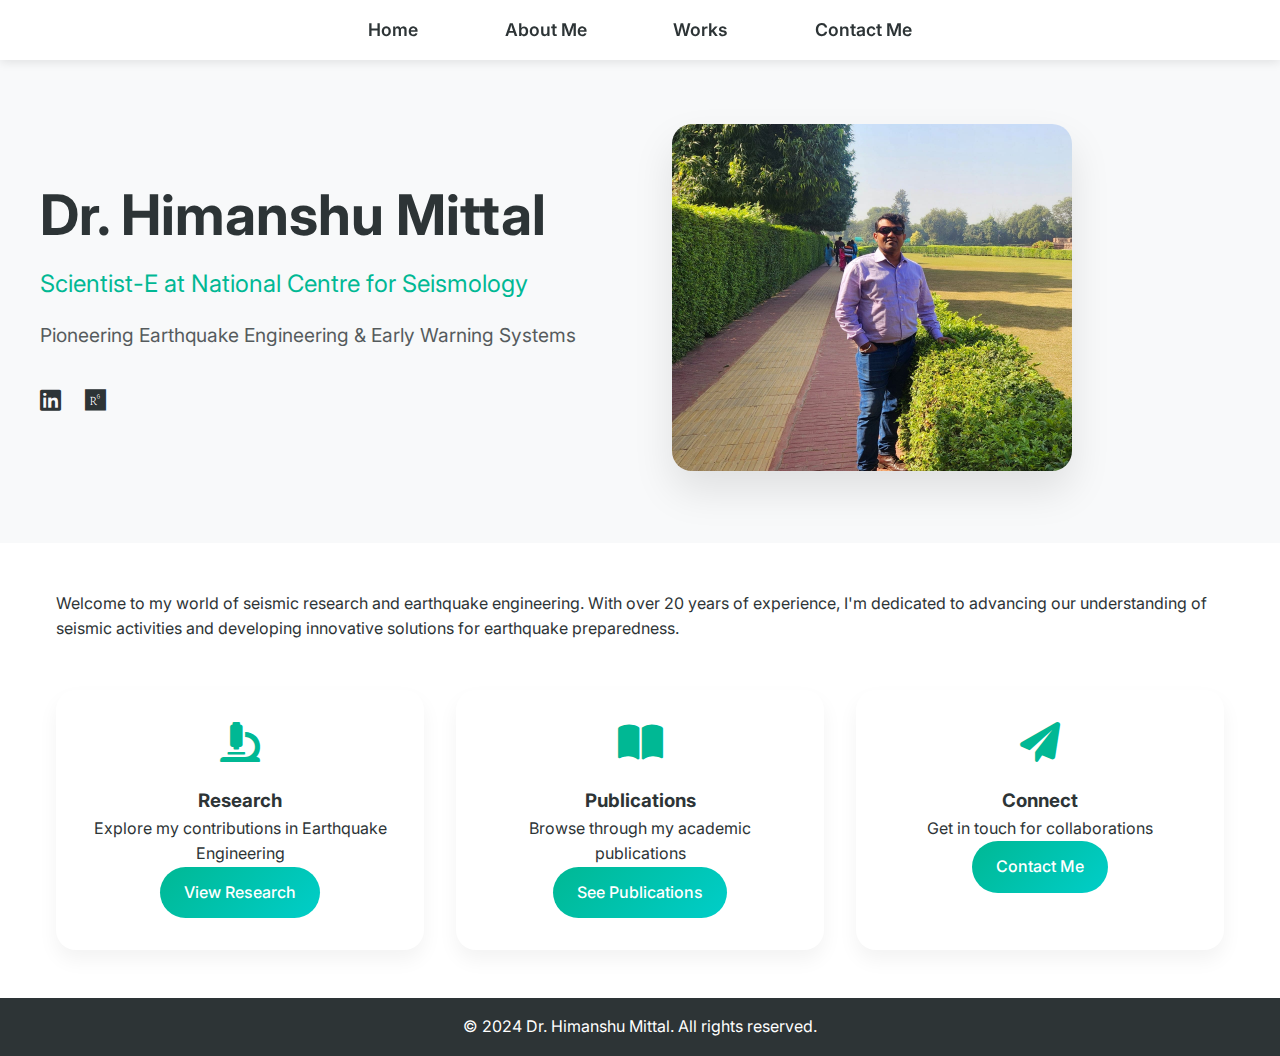
<file: index.html>
<!DOCTYPE html>
<html lang="en">
<head>
    <meta charset="UTF-8">
    <meta name="viewport" content="width=device-width, initial-scale=1.0">
    <title>Dr. Himanshu Mittal | Portfolio</title>
    <link rel="stylesheet" href="style.css">
    <link href="https://fonts.googleapis.com/css2?family=Inter:wght@400;500;600&display=swap" rel="stylesheet">
    <link href="https://cdnjs.cloudflare.com/ajax/libs/font-awesome/6.0.0/css/all.min.css" rel="stylesheet">


    
</head>
<body>
    <nav class="navbar">
        <ul>
            <li><a href="https://himanshumitt10.github.io/web/index.html">Home</a></li>
            <li><a href="https://himanshumitt10.github.io/web/about.html">About Me</a></li>
            <li><a href="https://himanshumitt10.github.io/web/works.html">Works</a></li>
            <li><a href="https://himanshumitt10.github.io/web/contact.html">Contact Me</a></li>
        </ul>
    </nav>
    
    <header class="hero">
        <div class="hero-content">
            <div class="hero-text">
                <h1>Dr. Himanshu Mittal</h1>
                <p class="title">Scientist-E at National Centre for Seismology</p>
                <p class="subtitle">Pioneering Earthquake Engineering & Early Warning Systems</p>
                <div class="hero-social">
                    <a href="https://www.linkedin.com/in/dr-himanshu-mittal-089b4713" class="social-link"><i class="fab fa-linkedin"></i></a>
                    <a href="https://www.researchgate.net/profile/Himanshu-Mittal-2" class="social-link"><i class="fab fa-researchgate"></i></a>
                </div>
            </div>
            <div class="hero-image">
                <img src="Me.jpg" alt="Dr. Himanshu Mittal">
            </div>
        </div>
    </header>

    <main class="container">
        <section class="introduction">
            <p class="intro-text">Welcome to my world of seismic research and earthquake engineering. With over 20 years of experience, I'm dedicated to advancing our understanding of seismic activities and developing innovative solutions for earthquake preparedness.</p>
        </section>

        <section class="quick-links">
            <div class="link-card">
                <i class="fas fa-microscope card-icon"></i>
                <h3>Research</h3>
                <p>Explore my contributions in Earthquake Engineering</p>
                <a href="https://himanshumitt10.github.io/web/works.html" class="cta-button">View Research</a>
            </div>
            <div class="link-card">
                <i class="fas fa-book-open card-icon"></i>
                <h3>Publications</h3>
                <p>Browse through my academic publications</p>
                <a href="https://himanshumitt10.github.io/web/works.html" class="cta-button">See Publications</a>
            </div>
            <div class="link-card">
                <i class="fas fa-paper-plane card-icon"></i>
                <h3>Connect</h3>
                <p>Get in touch for collaborations</p>
                <a href="https://himanshumitt10.github.io/web/contact.html" class="cta-button">Contact Me</a>
            </div>
        </section>
    </main>

    <footer>
        <p>© 2024 Dr. Himanshu Mittal. All rights reserved.</p>
    </footer>

</body>
</html>
</file>
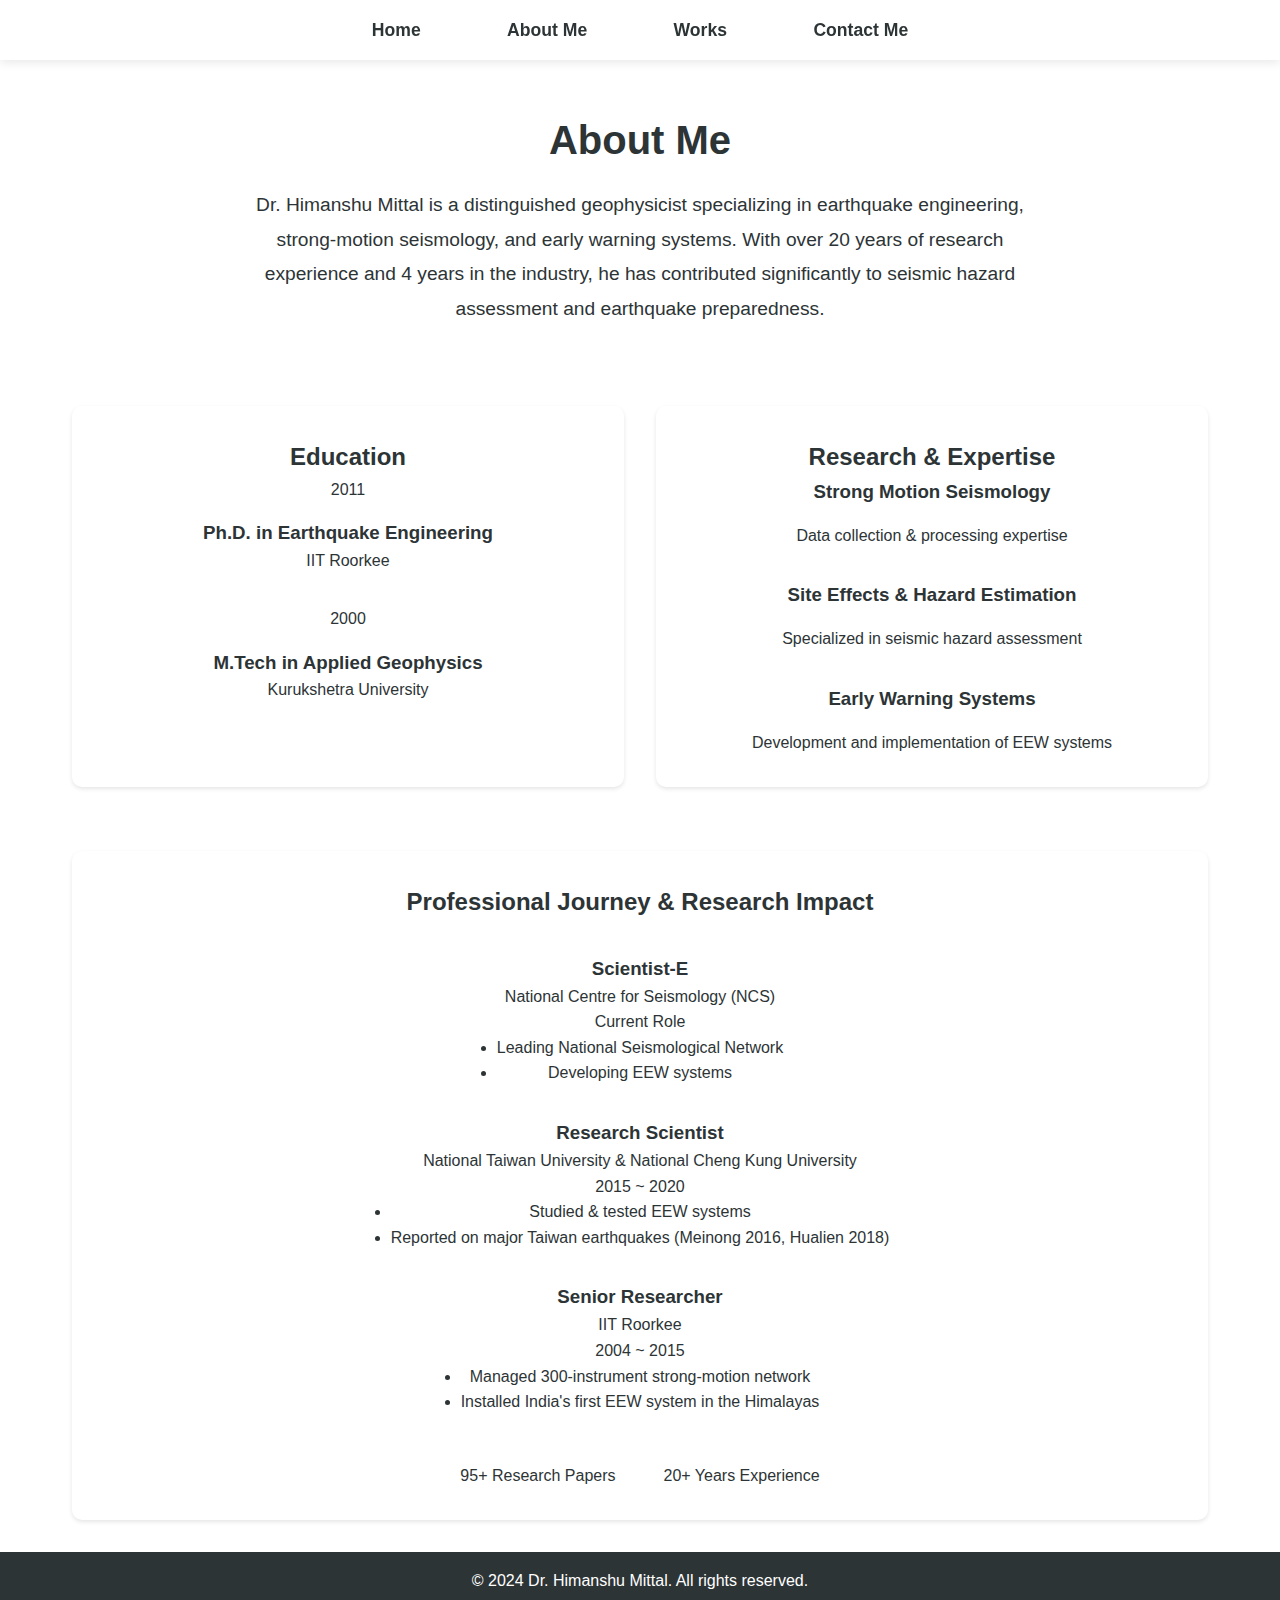
<file: about.html>
<!DOCTYPE html>
<html lang="en">
<head>
    <meta charset="UTF-8">
    <meta name="viewport" content="width=device-width, initial-scale=1.0">
    <title>About Me</title>
    <link rel="stylesheet" href="style.css">
</head>
<body>


    <nav class="navbar">
        <ul>
            <li><a href="https://himanshumitt10.github.io/web/index.html">Home</a></li>
            <li><a href="https://himanshumitt10.github.io/web/about.html">About Me</a></li>
            <li><a href="https://himanshumitt10.github.io/web/works.html">Works</a></li>
            <li><a href="https://himanshumitt10.github.io/web/contact.html">Contact Me</a></li>
        </ul>
    </nav>

    <main class="container">
        <section class="about-hero">
            <h1>About Me</h1>
            <div class="professional-summary">
                <p>Dr. Himanshu Mittal is a distinguished geophysicist specializing in earthquake engineering, strong-motion seismology, and early warning systems. With over 20 years of research experience and 4 years in the industry, he has contributed significantly to seismic hazard assessment and earthquake preparedness.</p>
            </div>
        </section>

        <div class="about-grid">
            <section class="about-card education">
                <h2>Education</h2>
                <ul class="timeline">
                    <li>
                        <span class="year">2011</span>
                        <div class="content">
                            <h3>Ph.D. in Earthquake Engineering</h3>
                            <p>IIT Roorkee</p>
                        </div>
                    </li>
                    <li>
                        <span class="year">2000</span>
                        <div class="content">
                            <h3>M.Tech in Applied Geophysics</h3>
                            <p>Kurukshetra University</p>
                        </div>
                    </li>
                </ul>
            </section>

            <section class="about-card expertise">
                <h2>Research & Expertise</h2>
                <div class="expertise-areas">
                    <div class="expertise-item">
                        <h3>Strong Motion Seismology</h3>
                        <p>Data collection & processing expertise</p>
                    </div>
                    <div class="expertise-item">
                        <h3>Site Effects & Hazard Estimation</h3>
                        <p>Specialized in seismic hazard assessment</p>
                    </div>
                    <div class="expertise-item">
                        <h3>Early Warning Systems</h3>
                        <p>Development and implementation of EEW systems</p>
                    </div>
                </div>
            </section>
            
            <section class="about-card journey-impact">
                <h2>Professional Journey & Research Impact</h2>
                <div class="experience-timeline">
                    <div class="experience-item current">
                        <h3>Scientist-E</h3>
                        <p class="organization">National Centre for Seismology (NCS)</p>
                        <p class="duration">Current Role</p>
                        <ul>
                            <li>Leading National Seismological Network</li>
                            <li>Developing EEW systems</li>
                        </ul>
                    </div>

                    <div class="experience-item">
                        <h3>Research Scientist</h3>
                        <p class="organization">National Taiwan University & National Cheng Kung University</p>
                        <p class="duration">2015 ~ 2020</p>
                        <ul>
                            <li>Studied & tested EEW systems</li>
                            <li>Reported on major Taiwan earthquakes (Meinong 2016, Hualien 2018)</li>
                        </ul>
                    </div>

                    <div class="experience-item">
                        <h3>Senior Researcher</h3>
                        <p class="organization">IIT Roorkee</p>
                        <p class="duration">2004 ~ 2015</p>
                        <ul>
                            <li>Managed 300-instrument strong-motion network</li>
                            <li>Installed India's first EEW system in the Himalayas</li>
                        </ul>
                    </div>
                </div>
                <div class="stats">
                    <div class="stat-item">
                        <span class="stat-number">95+</span>
                        <span class="stat-label">Research Papers</span>
                    </div>
                    <div class="stat-item">
                        <span class="stat-number">20+</span>
                        <span class="stat-label">Years Experience</span>
                    </div>
                </div>

            </section>
        </div>
    </main>

    <footer>
        <p>© 2024 Dr. Himanshu Mittal. All rights reserved.</p>
    </footer>

</body>
</html>
</file>
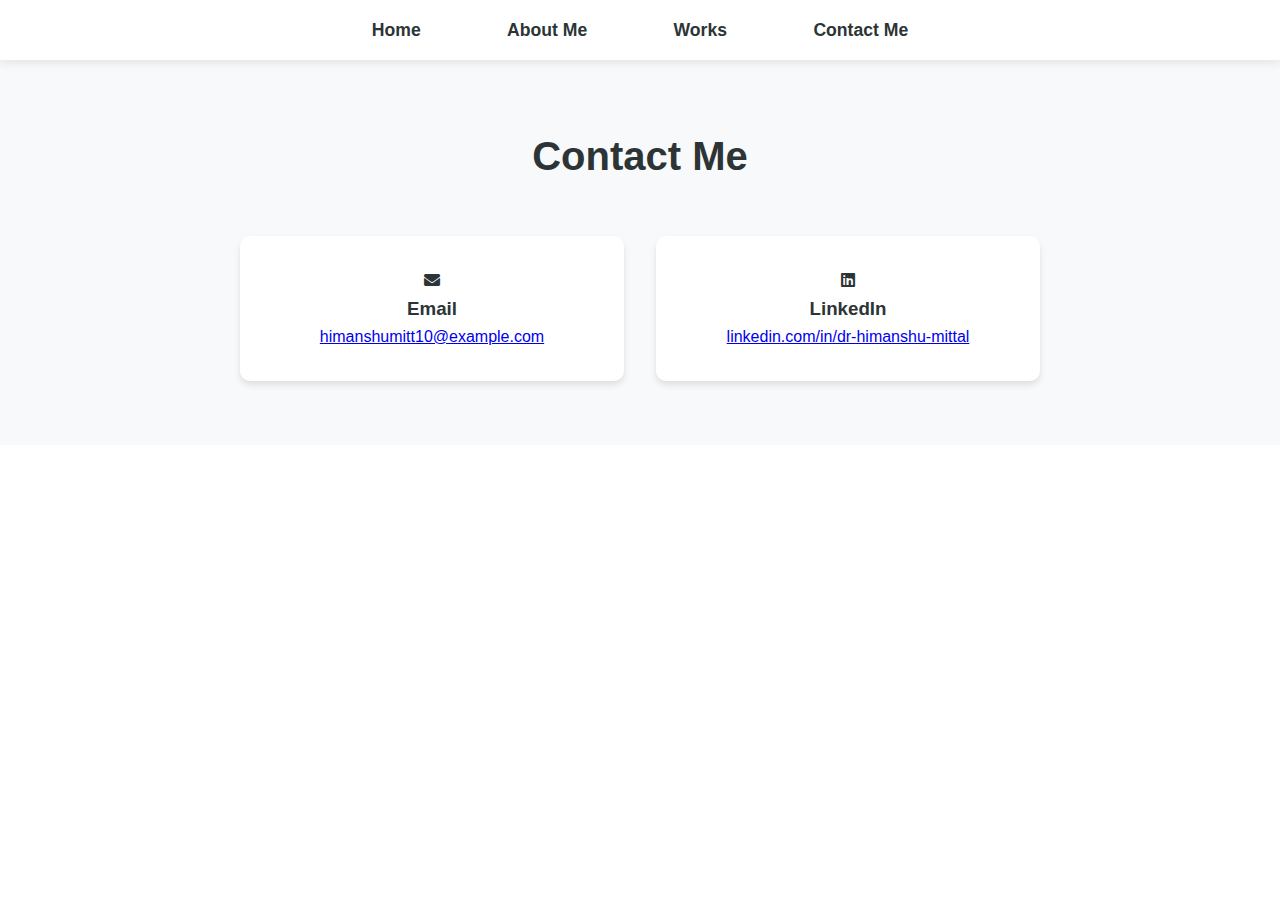
<file: contact.html>
<!DOCTYPE html>
<html lang="en">
<head>
    <meta charset="UTF-8">
    <meta name="viewport" content="width=device-width, initial-scale=1.0">
    <title>Contact Me</title>
    <link rel="stylesheet" href="style.css">
    <link rel="stylesheet" href="https://cdnjs.cloudflare.com/ajax/libs/font-awesome/5.15.4/css/all.min.css">

</head>
<body>


    <nav class="navbar">
        <ul>
            <li><a href="https://himanshumitt10.github.io/web/index.html">Home</a></li>
            <li><a href="https://himanshumitt10.github.io/web/about.html">About Me</a></li>
            <li><a href="https://himanshumitt10.github.io/web/works.html">Works</a></li>
            <li><a href="https://himanshumitt10.github.io/web/contact.html">Contact Me</a></li>
        </ul>
    </nav>

    
    <section id="contact" class="contact-section">
        <h2 class="section-title">Contact Me</h2>
        <div class="contact-container">
            <div class="contact-info">
                <div class="contact-item">
                    <i class="fas fa-envelope"></i>
                    <h3>Email</h3>
                    <p><a href="mailto:himanshumitt10@example.com">himanshumitt10@example.com</a></p>
                </div>
                <div class="contact-item">
                    <i class="fab fa-linkedin"></i>
                    <h3>LinkedIn</h3>
                    <p><a href="https://www.linkedin.com/in/dr-himanshu-mittal-089b4713/" target="_blank">linkedin.com/in/dr-himanshu-mittal</a></p>
                </div>
            </div>
        </div>
    </section>


</body>
</html>
</file>
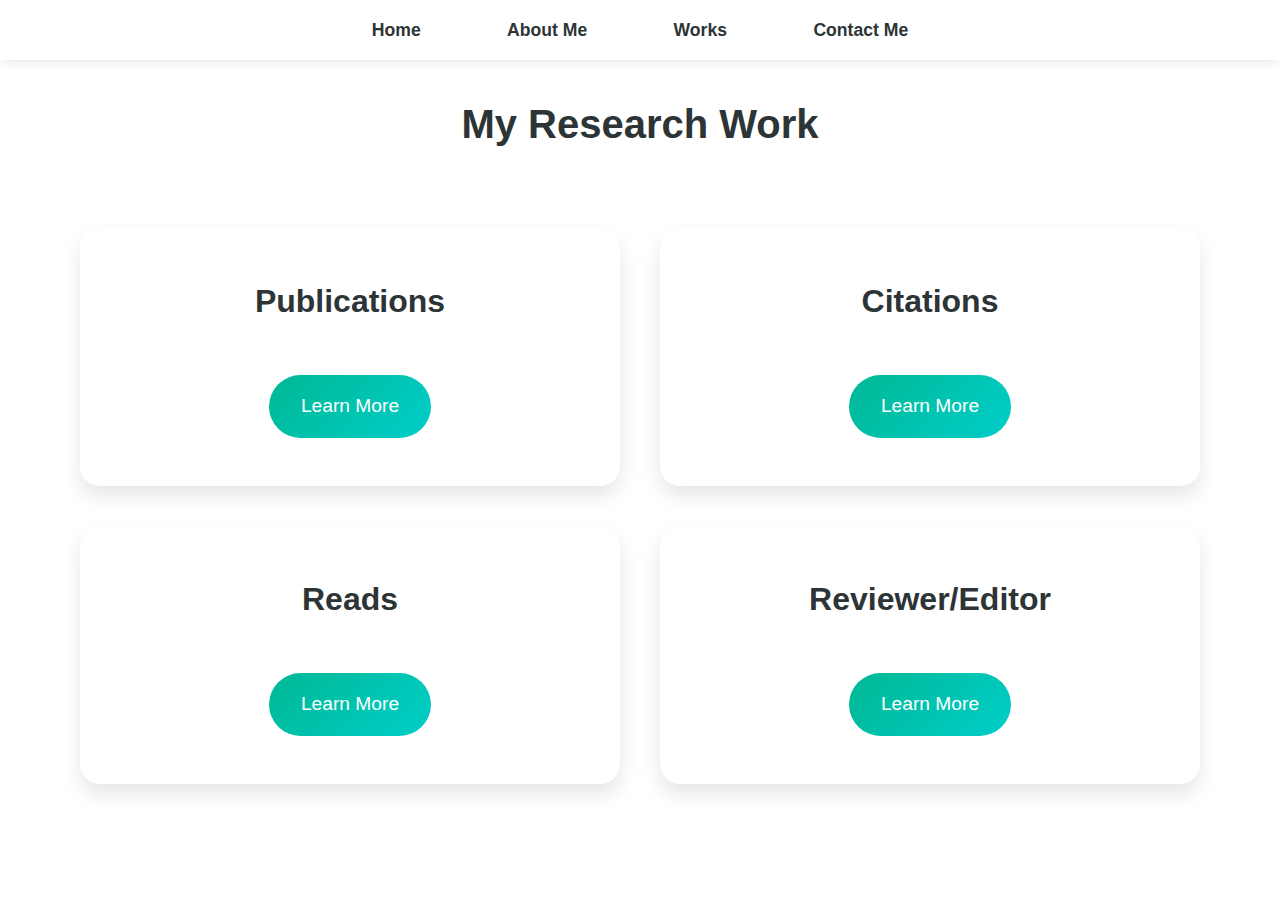
<file: works.html>
<!DOCTYPE html>
<html lang="en">
<head>
    <meta charset="UTF-8">
    <meta name="viewport" content="width=device-width, initial-scale=1.0">
    <title>Works</title>
    <link rel="stylesheet" href="style.css">
</head>
<body>

    <nav class="navbar">
        <ul>
            <li><a href="https://himanshumitt10.github.io/web/index.html">Home</a></li>
            <li><a href="https://himanshumitt10.github.io/web/about.html">About Me</a></li>
            <li><a href="https://himanshumitt10.github.io/web/works.html">Works</a></li>
            <li><a href="https://himanshumitt10.github.io/web/contact.html">Contact Me</a></li>
        </ul>
    </nav>

    <section class="works-container">
        <h2 class="section-title">My Research Work</h2>
        <div class="cards-grid">
            <div class="card">
                <h3>Publications</h3>
                <a href="https://www.researchgate.net/profile/Himanshu-Mittal-2" class="card-btn">Learn More</a>
            </div>
            
            <div class="card">
                <h3>Citations</h3>
                <a href="https://www.researchgate.net/profile/Himanshu-Mittal-2" class="card-btn">Learn More</a>
            </div>
            
            <div class="card">
                <h3>Reads</h3>
                <a href="https://www.researchgate.net/profile/Himanshu-Mittal-2" class="card-btn">Learn More</a>
            </div>

            <div class="card">
                <h3>Reviewer/Editor</h3>
                <a href="https://seismo.gov.in/sites/default/files/pressrelease/bio/cv_himanshu.pdf" class="card-btn">Learn More</a>
            </div>
        </div>
    </section>
    
</body>
</html>
</file>
<file: style.css>
/* Root Variables */
:root {
    --primary-color: #2D3436;
    --secondary-color: #00B894;
    --accent-color: #0984E3;
    --background-color: #F8F9FA;
    --card-color: #FFFFFF;
    --text-color: #2D3436;
    --gradient-start: #00B894;
    --gradient-end: #00CEC9;
}

/* Reset default styles */
* {
    margin: 0;
    padding: 0;
    box-sizing: border-box;
}

/* General Styles */
body {
    font-family: 'Inter', sans-serif;
    line-height: 1.6;
    margin: 0;
    padding: 0;
    color: var(--text-color);
}

.container {
    max-width: 1200px;
    margin: 0 auto;
    padding: 0 1rem;
}

/* Navigation - Shared across all pages */
.navbar {
    background-color: var(--card-color);
    box-shadow: 0 2px 10px rgba(0,0,0,0.1);
    padding: 1rem 0;
    position: sticky;
    top: 0;
    z-index: 100;
}

.navbar ul {
    display: flex;
    justify-content: center;
    gap: 3rem;
    list-style: none;
    margin: 0;
    padding: 0;
}

.navbar a {
    color: var(--primary-color);
    font-weight: 600;
    text-decoration: none;
    padding: 0.8rem 1.2rem;
    border-radius: 8px;
    transition: all 0.3s ease;
    font-size: 1.1rem;
    position: relative;
}

.navbar a:hover {
    color: var(--secondary-color);
    background-color: rgba(0,184,148,0.15);
}

.navbar a::after {
    content: '';
    position: absolute;
    width: 0;
    height: 2px;
    bottom: 0;
    left: 50%;
    background-color: var(--secondary-color);
    transition: all 0.3s ease;
}

.navbar a:hover::after {
    width: 80%;
    left: 10%;
}

/* Footer - Shared across all pages */
footer {
    background-color: var(--primary-color);
    color: white;
    text-align: center;
    padding: 1rem;
    margin-top: 2rem;
}

/* HOME PAGE STYLES */
/* Hero Section */
.hero {
    background-color: var(--background-color);
    padding: 4rem 2rem;
    margin-bottom: 3rem;
}

.hero-content {
    max-width: 1200px;
    margin: 0 auto;
    display: grid;
    grid-template-columns: 1fr 1fr;
    gap: 4rem;
    align-items: center;
}

.hero-text {
    padding-right: 2rem;
}

.hero-text h1 {
    font-size: 3.5rem;
    margin: 0;
    color: var(--primary-color);
    line-height: 1.2;
}

.hero-text .title {
    font-size: 1.5rem;
    color: var(--secondary-color);
    margin: 1rem 0;
}

.hero-text .subtitle {
    font-size: 1.2rem;
    color: var(--text-color);
    opacity: 0.8;
}

.hero-image img {
    width: 100%;
    max-width: 400px;
    border-radius: 20px;
    box-shadow: 0 20px 40px rgba(0,0,0,0.1);
}

.hero-social {
    display: flex;
    gap: 1.5rem;
    margin-top: 2rem;
}

.social-link {
    font-size: 1.5rem;
    color: var(--primary-color);
    transition: all 0.3s ease;
}

.social-link:hover {
    color: var(--secondary-color);
    transform: translateY(-3px);
}

/* Quick Links Section */
.quick-links {
    display: grid;
    grid-template-columns: repeat(3, 1fr);
    gap: 2rem;
    margin: 3rem 0;
}

.link-card {
    background: var(--card-color);
    padding: 2rem;
    border-radius: 20px;
    text-align: center;
    transition: all 0.3s ease;
    box-shadow: 0 10px 20px rgba(0,0,0,0.05);
}

.link-card:hover {
    transform: translateY(-10px);
    box-shadow: 0 15px 30px rgba(0,0,0,0.1);
}

.card-icon {
    font-size: 2.5rem;
    color: var(--secondary-color);
    margin-bottom: 1.5rem;
}

.cta-button {
    display: inline-block;
    padding: 0.8rem 1.5rem;
    background: linear-gradient(135deg, var(--gradient-start), var(--gradient-end));
    color: white;
    border-radius: 30px;
    text-decoration: none;
    font-weight: 500;
    transition: all 0.3s ease;
}

.cta-button:hover {
    transform: translateY(-2px);
    box-shadow: 0 5px 15px rgba(0,184,148,0.4);
}

/* ABOUT PAGE STYLES */
.about-hero {
    background-color: var(--light-gray);
    padding: 3rem 1rem;
    text-align: center;
    margin-bottom: 2rem;
}

.about-hero h1 {
    font-size: 2.5rem;
    color: var(--primary-color);
    margin-bottom: 1rem;
}

.professional-summary {
    max-width: 800px;
    margin: 0 auto;
    font-size: 1.2rem;
    line-height: 1.8;
}

.about-grid {
    display: grid;
    grid-template-columns: repeat(2, 1fr);
    gap: 2rem;
    padding: 0 1rem;
}

.about-card {
    background: white;
    padding: 2rem;
    border-radius: 10px;
    box-shadow: 0 2px 4px rgba(0,0,0,0.1);
    width: 100%;
    height: auto; 
}

.about-card.journey-impact {
    grid-column: 1 / -1; /* Makes the card span across all columns */
    width: 100%; /* Ensures full width */
    margin-top: 2rem; /* Adds some spacing from cards above */
    padding: 2rem;
    background: var(--card-color);
    box-shadow: 0 2px 4px rgba(0,0,0,0.1);
    text-align: center;
}

.about-card.journey-impact h2 {
    text-align: center;
    margin-bottom: 2rem;
}

.experience-timeline {
    display: flex;
    flex-direction: column;
    align-items: center;
    gap: 2rem;
}

.experience-item {
    text-align: center;
    max-width: 600px;
    margin: 0 auto;
}

.stats {
    display: flex;
    justify-content: center;
    gap: 3rem;
    margin-top: 3rem;
}

.stat-item {
    text-align: center;
}

/* Education Card */
.about-card.education {
    text-align: center;
}

.timeline {
    display: flex;
    flex-direction: column;
    align-items: center;
    gap: 2rem;
}

.timeline li {
    display: flex;
    flex-direction: column;
    align-items: center;
    text-align: center;
    max-width: 600px;
}

.timeline .content {
    text-align: center;
    margin-top: 1rem;
}

/* Expertise Card */
.about-card.expertise {
    text-align: center;
}

.expertise-areas {
    display: flex;
    flex-direction: column;
    align-items: center;
    gap: 2rem;
}

.expertise-item {
    text-align: center;
    max-width: 600px;
}

.expertise-item h3 {
    margin-bottom: 1rem;
}

/* CONTACT PAGE STYLES */
.contact-section {
    padding: 4rem 2rem;
    background: var(--background-color);
}

.contact-container {
    max-width: 800px;
    margin: 0 auto;
}

.contact-info {
    display: grid;
    grid-template-columns: repeat(auto-fit, minmax(250px, 1fr));
    gap: 2rem;
    text-align: center;
}

.contact-item {
    padding: 2rem;
    background: white;
    border-radius: 10px;
    box-shadow: 0 4px 6px rgba(0,0,0,0.1);
}


/* WORKS PAGE STYLES */
.works-container {
    max-width: 1200px;
    margin: 0 auto;
    padding: 2rem 1rem;
}

.section-title {
    text-align: center;
    color: var(--primary-color);
    font-size: 2.5rem;
    margin-bottom: 3rem;
}

.cards-grid {
    display: grid;
    grid-template-columns: repeat(2, 1fr); /* Changed to 2 columns */
    gap: 2.5rem; /* Increased gap */
    padding: 1.5rem; /* Increased padding */
}

.card {
    background: var(--card-color);
    border-radius: 20px;
    overflow: hidden;
    box-shadow: 0 10px 20px rgba(0,0,0,0.1);
    transition: transform 0.3s ease, box-shadow 0.3s ease;
    width: 100%; /* Changed from min-width to width */
    padding: 2rem; /* Reduced padding */
    margin:0 ; /* Removed margin */
    text-align: center; /* Center all content in cards */
    display: flex;
    flex-direction: column;
    align-items: center;
    justify-content: center;
}

.card:hover {
    transform: translateY(-10px);
    box-shadow: 0 15px 30px rgba(0,0,0,0.15);
}

.card img {
    width: 100%;
    height: 350px; /* Increased height */
    object-fit: cover;
    margin-bottom: 2rem;
}

.card h3 {
    color: var(--primary-color);
    padding: 1rem;
    font-size: 2rem; /* Increased font size */
    margin-bottom: 1rem;
    text-align: center;
    width: 100%;
}

.card p {
    padding: 0 1rem;
    color: var(--text-color);
    opacity: 0.8;
    font-size: 1.2rem; /* Increased font size */
    margin-bottom: 2rem;
}

.card .card-btn {
    display: inline-block;
    margin: 1rem;
    padding: 1rem 2rem;
    background: linear-gradient(135deg, var(--gradient-start), var(--gradient-end));
    color: white;
    text-decoration: none;
    border-radius: 35px;
    transition: transform 0.3s ease, box-shadow 0.3s ease;
    font-size: 1.2rem;
}

.card .card-btn:hover {
    transform: translateY(-2px);
    box-shadow: 0 5px 15px rgba(0,184,148,0.4);
}

/* Add this to your existing media queries section */
@media (max-width: 768px) {
    .cards-grid {
        grid-template-columns: 1fr;
    }
    
    .section-title {
        font-size: 2rem;
    }
}

/* RESPONSIVE DESIGN */
@media (max-width: 768px) {
    .hero-content {
        grid-template-columns: 1fr;
        text-align: center;
    }

    .hero-text {
        padding-right: 0;
    }

    .hero-text h1 {
        font-size: 2.5rem;
    }

    .hero-social {
        justify-content: center;
    }

    .quick-links {
        grid-template-columns: 1fr;
    }

    .about-grid {
        grid-template-columns: 1fr;
    }

    .contact-info {
        grid-template-columns: 1fr;
    }
}
</file>
